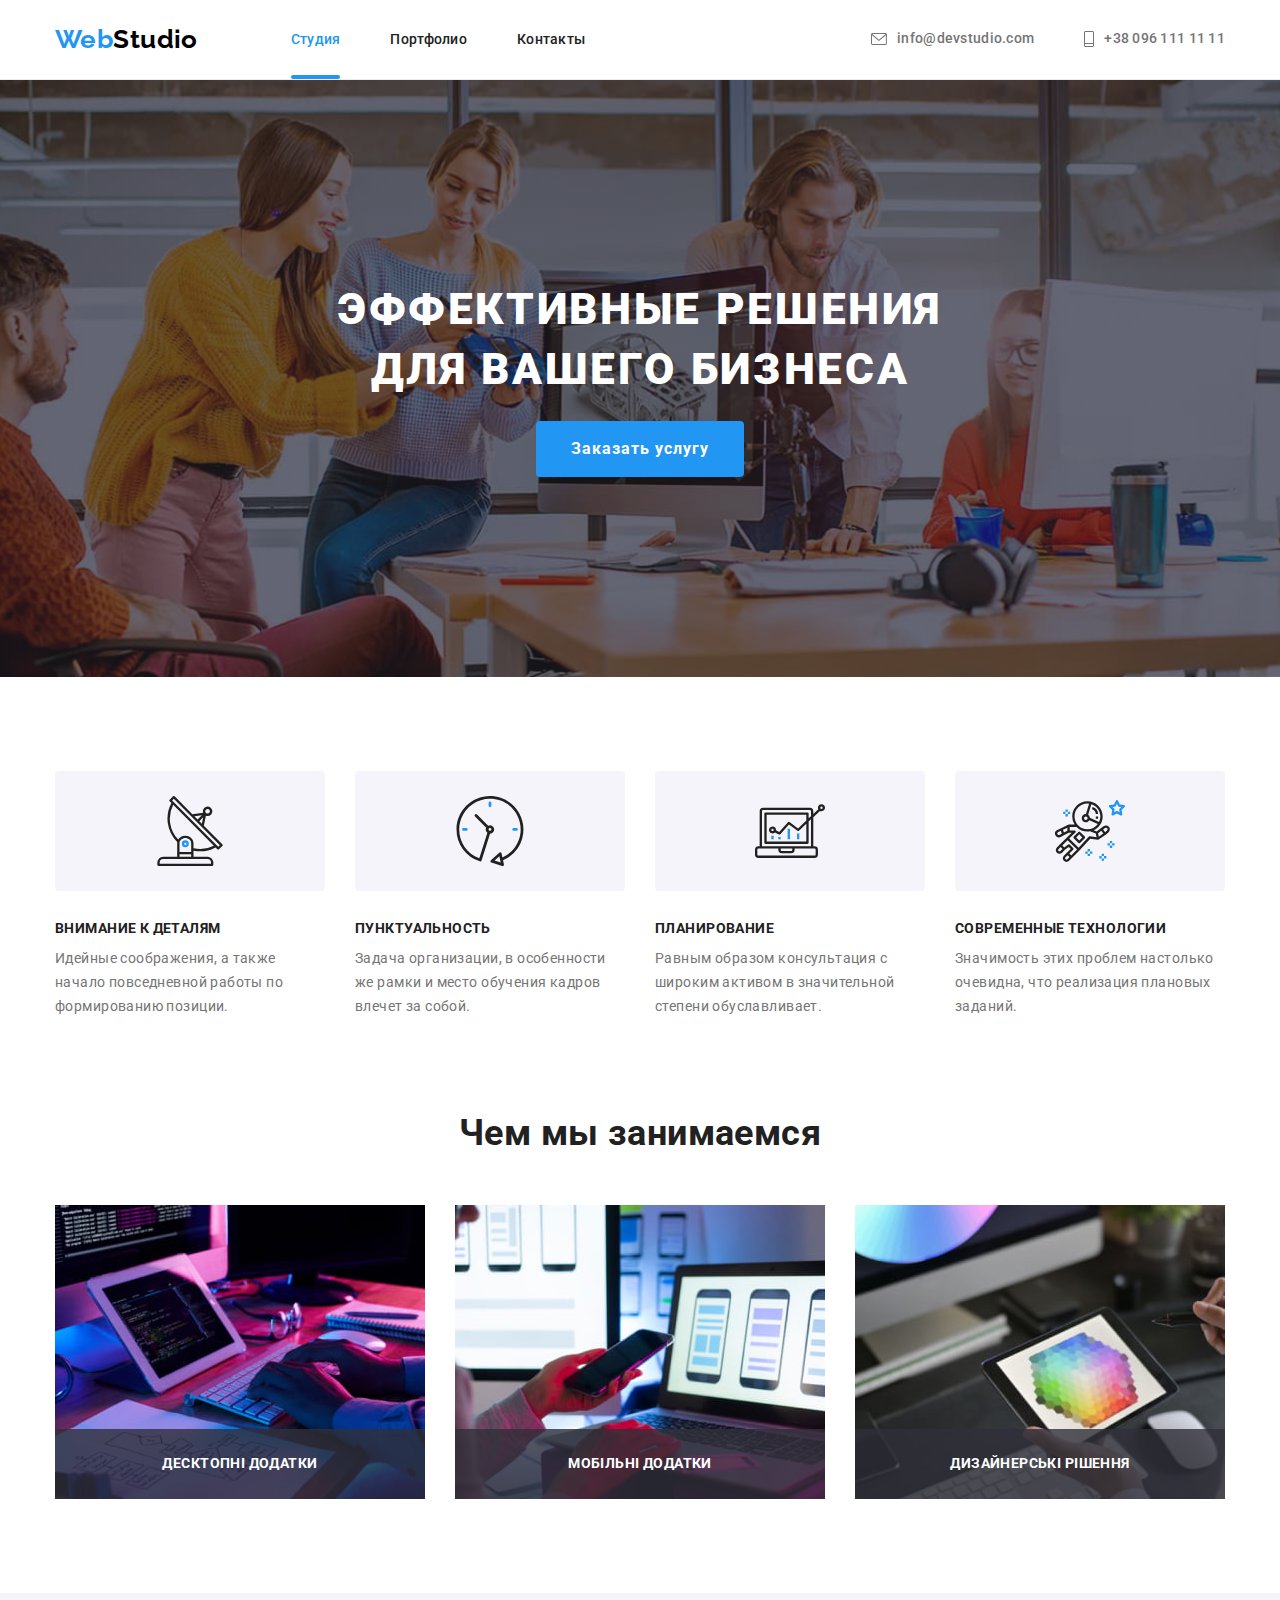
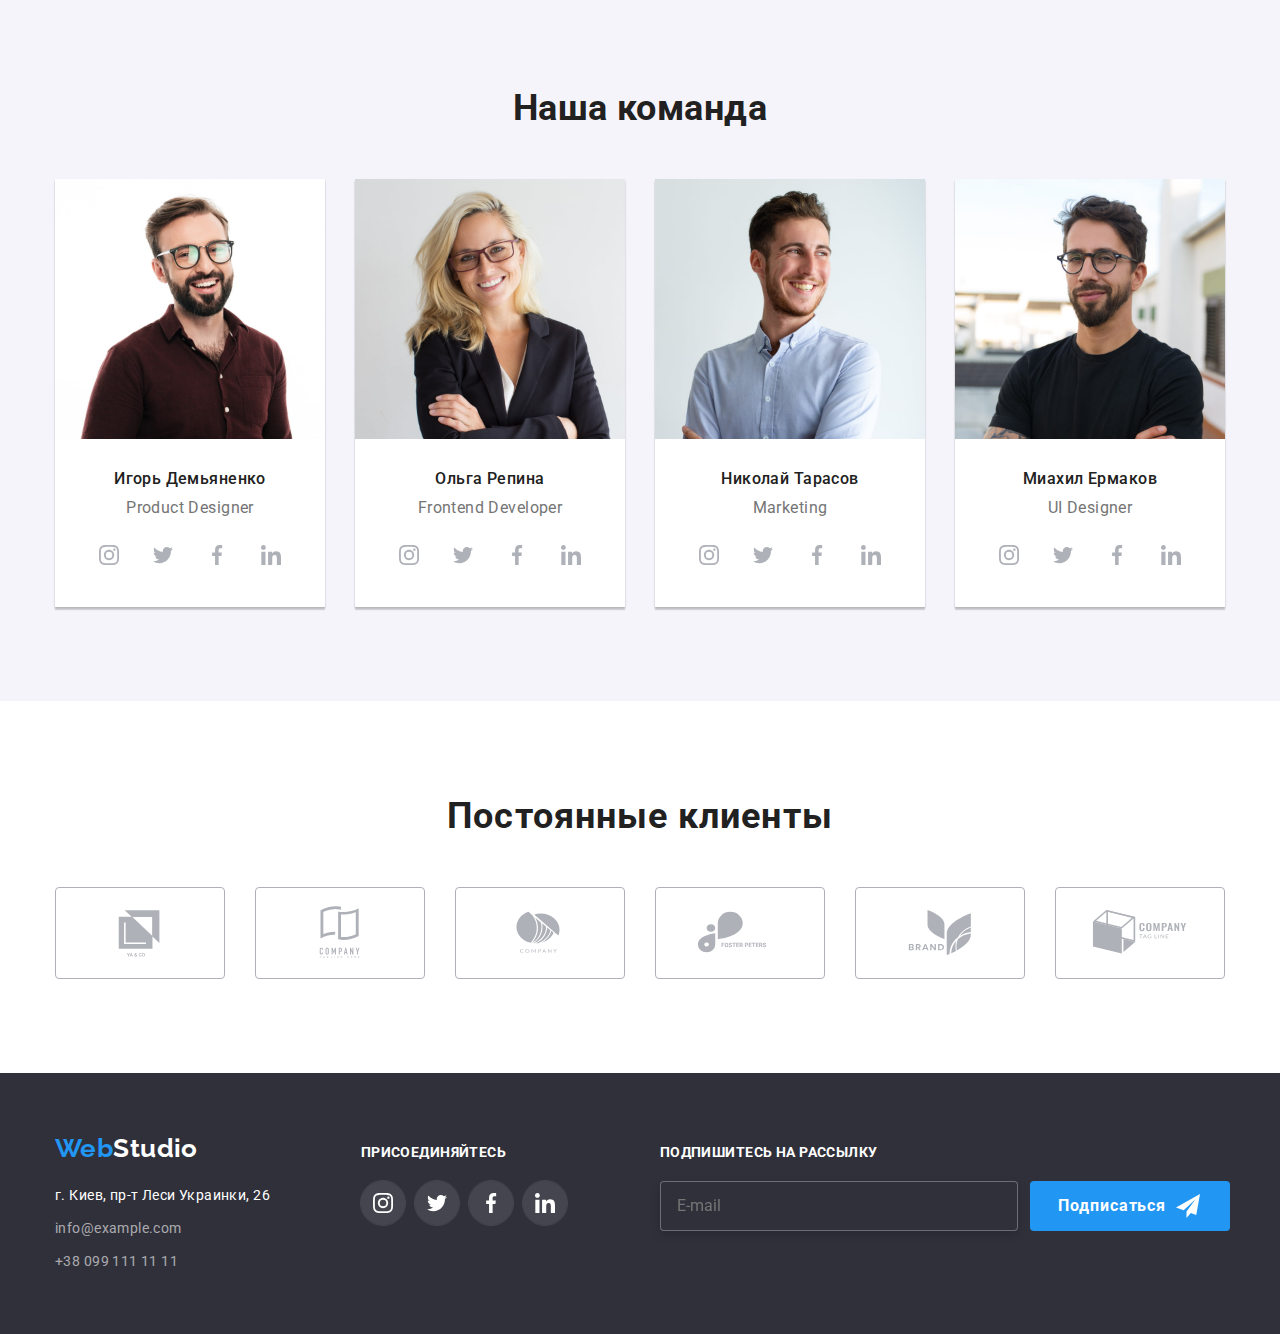
<file: index.html>
<!DOCTYPE html>
<html lang="ru">
  <head>
    <meta charset="UTF-8" />
    <meta http-equiv="X-UA-Compatible" content="IE=edge" />
    <meta name="viewport" content="width=device-width, initial-scale=1.0" />
    <title>WebStudio</title>
    <link rel="preconnect" href="https://fonts.googleapis.com" />
    <link rel="preconnect" href="https://fonts.gstatic.com" crossorigin />
    <link
      href="https://fonts.googleapis.com/css2?family=Raleway:wght@700&family=Roboto:wght@400;500;700;900&display=swap"
      rel="stylesheet"
    />
    <!-- normalize start -->
    <link
      rel="stylesheet"
      href="https://cdnjs.cloudflare.com/ajax/libs/modern-normalize/1.1.0/modern-normalize.min.css"
    />
    <!-- normalize end -->
    <link rel="stylesheet" href="./css/styles.css" />
  </head>
  <body>
    <!-- header section -->
    <header class="header">
      <div class="container header-container">
        <a href="" lang="en" class="link-logo">Web<span class="logo-color">Studio</span></a>
        <nav class="header-nav">
          <ul class="list header-list">
            <li class="item header-item">
              <a href="./index.html" class="nav-link active"> Студия</a>
            </li>
            <li class="item header-item">
              <a href="./portfolio.html" class="nav-link"> Портфолио</a>
            </li>
            <li class="item header-item">
              <a href="" class="nav-link"> Контакты</a>
            </li>
          </ul>
        </nav>
        <ul class="list header-list">
          <li class="item header-mail">
            <a href="mailto:info@devstudio.com" class="link-mail">
              <svg class="contact-icon" width="16px" height="12px">
                <use href="./images/icon.svg#mail"></use>
              </svg>
              info@devstudio.com
            </a>
          </li>
          <li class="item header-tel">
            <a href="tel:+380961111111" class="link-tel">
              <svg class="contact-icon" width="10px" height="16px">
                <use href="./images/icon.svg#phone"></use>
              </svg>
              +38 096 111 11 11</a
            >
          </li>
        </ul>
      </div>
    </header>
    <!-- main section -->
    <main class="main">
      <section class="section main-section">
        <div class="container">
          <h1 class="main-title">Эффективные решения для вашего бизнеса</h1>
          <button type="button" class="btn-large" data-modal-open>Заказать услугу</button>
        </div>
      </section>
      <section class="section advantage-section">
        <div class="container">
          <ul class="list main-list">
            <li class="item advantage-item">
              <div class="advantage-wrap">
                <svg class="adv-icon" width="70px" height="70px">
                  <use href="./images/icon.svg#antenna"></use>
                </svg>
              </div>
              <h2 class="title">Внимание к деталям</h2>
              <p class="text-title">
                Идейные соображения, а также начало повседневной работы по формированию позиции.
              </p>
            </li>
            <li class="item advantage-item">
              <div class="advantage-wrap">
                <svg class="advantage-icon" width="70px" height="70px">
                  <use href="./images/icon.svg#clock"></use>
                </svg>
              </div>
              <h2 class="title">Пунктуальность</h2>
              <p class="text-title">
                Задача организации, в особенности же рамки и место обучения кадров влечет за собой.
              </p>
            </li>
            <li class="item advantage-item">
              <div class="advantage-wrap">
                <svg class="advantage-icon" width="70px" height="70px">
                  <use href="./images/icon.svg#diagram"></use>
                </svg>
              </div>
              <h2 class="title">Планирование</h2>
              <p class="text-title">
                Равным образом консультация с широким активом в значительной степени обуславливает.
              </p>
            </li>
            <li class="item advantage-item">
              <div class="advantage-wrap">
                <svg class="advantage-icon" width="70px" height="70px">
                  <use href="./images/icon.svg#astronaut"></use>
                </svg>
              </div>
              <h2 class="title">Современные технологии</h2>
              <p class="text-title">
                Значимость этих проблем настолько очевидна, что реализация плановых заданий.
              </p>
            </li>
          </ul>
        </div>
      </section>
      <section class="section secondary-section">
        <div class="container">
          <h2 class="secondary-title">Чем мы занимаемся</h2>
          <ul class="list secondary-list">
            <li class="item item-container">
                <img
                class="aboutus"
                src="./images/img1.jpg"
                alt="пеример работы 1"
                width="370"
                height="294"
              />
              <div class="features-container">
                <p class="features-text">Десктопні додатки</p>
              </div>
            </li>
            <li class="item item-container">
                <img
                class="aboutus"
                src="./images/img2.jpg"
                alt="пеример работы 2"
                width="370"
                height="294"
              />
              <div class="features-container">
                <p class="features-text">Мобільні додатки</p>
              </div>
            </li>
            <li class="item item-container">
                <img
                class="aboutus"
                src="./images/img3.jpg"
                alt="пеример работы 3"
                width="370"
                height="294"
              />
              <div class="features-container">
                <p class="features-text">Дизайнерські рішення</p>
              </div>
            </li>
          </ul>
        </div>
      </section>
      <!-- out team section -->
      <section class="section team-section">
        <div class="container">
          <h2 class="team-title">Наша команда</h2>
          <ul class="list team-list">
            <li class="item team-item">
              <img
                class="team-img"
                src="./images/igor.jpg"
                alt="фото игоря демьяненко"
                width="270"
                height="260"
              />
              <div class="team-box">
                <h3 class="about-team-title">Игорь Демьяненко</h3>
                <p lang="en" class="profession">Product Designer</p>
                <ul class="socials list">
                  <li class="socials-item">
                    <a
                      class="socials-link link"
                      href=""
                      target="_blank"
                      rel="noopener noreferrer"
                      aria-label="instagram"
                    >
                      <svg class="social-icon" width="20px" height="20px">
                        <use href="./images/icon.svg#instagram"></use>
                      </svg>
                    </a>
                  </li>
                  <li class="socials-item">
                    <a
                      class="socials-link link"
                      href=""
                      target="_blank"
                      rel="noopener noreferrer"
                      aria-label="instagram"
                    >
                      <svg class="social-icon" width="20px" height="20px">
                        <use href="./images/icon.svg#twitter"></use>
                      </svg>
                    </a>
                  </li>
                  <li class="socials-item">
                    <a
                      class="socials-link link"
                      href=""
                      target="_blank"
                      rel="noopener noreferrer"
                      aria-label="instagram"
                    >
                      <svg class="social-icon" width="20px" height="20px">
                        <use href="./images/icon.svg#facebook"></use>
                      </svg>
                    </a>
                  </li>
                  <li class="socials-item">
                    <a
                      class="socials-link link"
                      href=""
                      target="_blank"
                      rel="noopener noreferrer"
                      aria-label="instagram"
                    >
                      <svg class="social-icon" width="20px" height="20px">
                        <use href="./images/icon.svg#linkedin"></use>
                      </svg>
                    </a>
                  </li>
                </ul>
              </div>
            </li>
            <li class="item team-item">
              <img
                class="team-img"
                src="./images/olga.jpg"
                alt="фото ольги репиной"
                width="270"
                height="260"
              />
              <div class="team-box">
                <h3 class="about-team-title">Ольга Репина</h3>
                <p lang="en" class="profession">Frontend Developer</p>
                <ul class="socials list">
                  <li class="socials-item">
                    <a
                      class="socials-link link"
                      href=""
                      target="_blank"
                      rel="noopener noreferrer"
                      aria-label="instagram"
                    >
                      <svg class="social-icon" width="20px" height="20px">
                        <use href="./images/icon.svg#instagram"></use>
                      </svg>
                    </a>
                  </li>
                  <li class="socials-item">
                    <a
                      class="socials-link link"
                      href=""
                      target="_blank"
                      rel="noopener noreferrer"
                      aria-label="instagram"
                    >
                      <svg class="social-icon" width="20px" height="20px">
                        <use href="./images/icon.svg#twitter"></use>
                      </svg>
                    </a>
                  </li>
                  <li class="socials-item">
                    <a
                      class="socials-link link"
                      href=""
                      target="_blank"
                      rel="noopener noreferrer"
                      aria-label="instagram"
                    >
                      <svg class="social-icon" width="20px" height="20px">
                        <use href="./images/icon.svg#facebook"></use>
                      </svg>
                    </a>
                  </li>
                  <li class="socials-item">
                    <a
                      class="socials-link link"
                      href=""
                      target="_blank"
                      rel="noopener noreferrer"
                      aria-label="instagram"
                    >
                      <svg class="social-icon" width="20px" height="20px">
                        <use href="./images/icon.svg#linkedin"></use>
                      </svg>
                    </a>
                  </li>
                </ul>
              </div>
            </li>
            <li class="item team-item">
              <img
                class="team-img"
                src="./images/nikolai.jpg"
                alt="фото николая тарасова"
                width="270"
                height="260"
              />
              <div class="team-box">
                <h3 class="about-team-title">Николай Тарасов</h3>
                <p lang="en" class="profession">Marketing</p>
                <ul class="socials list">
                  <li class="socials-item">
                    <a
                      class="socials-link link"
                      href=""
                      target="_blank"
                      rel="noopener noreferrer"
                      aria-label="instagram"
                    >
                      <svg class="social-icon" width="20px" height="20px">
                        <use href="./images/icon.svg#instagram"></use>
                      </svg>
                    </a>
                  </li>
                  <li class="socials-item">
                    <a
                      class="socials-link link"
                      href=""
                      target="_blank"
                      rel="noopener noreferrer"
                      aria-label="instagram"
                    >
                      <svg class="social-icon" width="20px" height="20px">
                        <use href="./images/icon.svg#twitter"></use>
                      </svg>
                    </a>
                  </li>
                  <li class="socials-item">
                    <a
                      class="socials-link link"
                      href=""
                      target="_blank"
                      rel="noopener noreferrer"
                      aria-label="instagram"
                    >
                      <svg class="social-icon" width="20px" height="20px">
                        <use href="./images/icon.svg#facebook"></use>
                      </svg>
                    </a>
                  </li>
                  <li class="socials-item">
                    <a
                      class="socials-link link"
                      href=""
                      target="_blank"
                      rel="noopener noreferrer"
                      aria-label="instagram"
                    >
                      <svg class="social-icon" width="20px" height="20px">
                        <use href="./images/icon.svg#linkedin"></use>
                      </svg>
                    </a>
                  </li>
                </ul>
              </div>
            </li>
            <li class="item team-item">
              <img
                class="team-img"
                src="./images/mihail.jpg"
                alt="фото михаила ермакова"
                width="270"
                height="260"
              />
              <div class="team-box">
                <h3 class="about-team-title">Миахил Ермаков</h3>
                <p lang="en" class="profession">UI Designer</p>
                <ul class="socials list">
                  <li class="socials-item">
                    <a
                      class="socials-link link"
                      href=""
                      target="_blank"
                      rel="noopener noreferrer"
                      aria-label="instagram"
                    >
                      <svg class="social-icon" width="20px" height="20px">
                        <use href="./images/icon.svg#instagram"></use>
                      </svg>
                    </a>
                  </li>
                  <li class="socials-item">
                    <a
                      class="socials-link link"
                      href=""
                      target="_blank"
                      rel="noopener noreferrer"
                      aria-label="instagram"
                    >
                      <svg class="social-icon" width="20px" height="20px">
                        <use href="./images/icon.svg#twitter"></use>
                      </svg>
                    </a>
                  </li>
                  <li class="socials-item">
                    <a
                      class="socials-link link"
                      href=""
                      target="_blank"
                      rel="noopener noreferrer"
                      aria-label="instagram"
                    >
                      <svg class="social-icon" width="20px" height="20px">
                        <use href="./images/icon.svg#facebook"></use>
                      </svg>
                    </a>
                  </li>
                  <li class="socials-item">
                    <a
                      class="socials-link link"
                      href=""
                      target="_blank"
                      rel="noopener noreferrer"
                      aria-label="instagram"
                    >
                      <svg class="social-icon" width="20px" height="20px">
                        <use href="./images/icon.svg#linkedin"></use>
                      </svg>
                    </a>
                  </li>
                </ul>
              </div>
            </li>
          </ul>
        </div>
      </section>
      <section class="clients">
        <div class="container">
          <h2 class="clients-title">Постоянные клиенты</h2>
          <ul class="clients-list list">
            <li class="clients-item">
              <a
                class="clietns-link link"
                href=""
                target="_blank"
                rel="noopener noreferrer"
                aria-label="Logo company YA & CO"
              >
                <svg class="clients-icon" width="106px" height="60px">
                  <use href="./images/icon.svg#logo1"></use>
                </svg>
              </a>
            </li>
            <li class="clients-item">
              <a
                class="clietns-link link"
                href=""
                target="_blank"
                rel="noopener noreferrer"
                aria-label="Logo company Tegline Here"
              >
                <svg class="clients-icon" width="106px" height="60px">
                  <use href="./images/icon.svg#logo2"></use>
                </svg>
              </a>
            </li>
            <li class="clients-item">
              <a
                class="clietns-link link"
                href=""
                target="_blank"
                rel="noopener noreferrer"
                aria-label="Logo COMPANY"
              >
                <svg class="clients-icon" width="106px" height="60px">
                  <use href="./images/icon.svg#logo3"></use>
                </svg>
              </a>
            </li>
            <li class="clients-item">
              <a
                class="clietns-link link"
                href=""
                target="_blank"
                rel="noopener noreferrer"
                aria-label="Logo company FOSTER PETERS"
              >
                <svg class="clients-icon" width="106px" height="60px">
                  <use href="./images/icon.svg#logo4"></use>
                </svg>
              </a>
            </li>
            <li class="clients-item">
              <a
                class="clietns-link link"
                href=""
                target="_blank"
                rel="noopener noreferrer"
                aria-label="Logo company BRAND"
              >
                <svg class="clients-icon" width="106px" height="60px">
                  <use href="./images/icon.svg#logo5"></use>
                </svg>
              </a>
            </li>
            <li class="clients-item">
              <a
                class="clietns-link link"
                href=""
                target="_blank"
                rel="noopener noreferrer"
                aria-label="Logo company TAG Line"
              >
                <svg class="clients-icon" width="106px" height="60px">
                  <use href="./images/icon.svg#logo6"></use>
                </svg>
              </a>
            </li>
          </ul>
        </div>
      </section>
    </main>
    <!-- footer section -->
    <footer class="footer">
      <div class="footer-container container">
        <div class="secondary-footer">
          <a href="" lang="en" class="link-logo footer-logo"
            >Web<span class="footer-logo-color">Studio</span></a
          >
          <address class="address">
            <ul class="list footer-list">
              <li class="item">
                <a
                  href="https://goo.gl/maps/DUq1zRmR1AkiBLRbA"
                  target="_blank"
                  rel="noopener noreferrer"
                  class="footer-address"
                >
                  г. Киев, пр-т Леси Украинки, 26
                </a>
              </li>
              <li class="item footer-item">
                <a href="mailto:info@example.com" class="footer-mail">info@example.com </a>
              </li>
              <li class="item footer-item">
                <a href="tel:+380991111111" class="footer-tel">+38 099 111 11 11</a>
              </li>
            </ul>
          </address>
        </div>
        <div class="join-us">
          <h2 class="footer-title">Присоединяйтесь</h2>
          <ul class="socials-footer list">
            <li class="socials-item">
              <a
                class="socials-link-footer link"
                href=""
                target="_blank"
                rel="noopener noreferrer"
                aria-label="instagram"
              >
                <svg class="footer-icon" width="20px" height="20px">
                  <use href="./images/icon.svg#instagram"></use>
                </svg>
              </a>
            </li>
            <li class="socials-item">
              <a
                class="socials-link-footer link"
                href=""
                target="_blank"
                rel="noopener noreferrer"
                aria-label="instagram"
              >
                <svg class="footer-icon" width="20px" height="20px">
                  <use href="./images/icon.svg#twitter"></use>
                </svg>
              </a>
            </li>
            <li class="socials-item">
              <a
                class="socials-link-footer link"
                href=""
                target="_blank"
                rel="noopener noreferrer"
                aria-label="instagram"
              >
                <svg class="footer-icon" width="20px" height="20px">
                  <use href="./images/icon.svg#facebook"></use>
                </svg>
              </a>
            </li>
            <li class="socials-item">
              <a
                class="socials-link-footer link"
                href=""
                target="_blank"
                rel="noopener noreferrer"
                aria-label="instagram"
              >
                <svg class="footer-icon" width="20px" height="20px">
                  <use href="./images/icon.svg#linkedin"></use>
                </svg>
              </a>
            </li>
          </ul>
        </div>
        <div class="sing-up">
          <h2 class="sing-up-title">
            Подпишитесь на рассылку
          </h2>
          <form class="first-form">
              <label class="email-lable">
                <input
                type="email"
                name="email-sing-up"
                placeholder="E-mail"
                class="email"/>
              </label>
              <button type="submit" class="submit-btn">
                Подписаться
                <svg class="footer-icon" width="24px" height="24px">
                  <use href="./images/icon.svg#icon-send"></use>
                </svg>
              </button>
          </form>
        </div>
      </div>
    </footer>
    <!-- Modal window -->
    <div class="backdrop is-hidden" data-modal>
      <div class="modal-wrap">
        <button class="modal-btn" data-modal-close>
          <svg class="modal-icon-close" width="11px" height="11px">
            <use href="./images/icon.svg#icon-close"></use>
          </svg>
        </button>

      <form class="modal-form">
        <strong class="modal-title">Оставьте свои данные, мы вам перезвоним</strong>
        <div class="modal-form-wrap">
          <label class="modal-label">
            <span class="label-name">Имя</span>
            <input class="modal-input" type="text" name="name">
            <svg class="modal-icon" width="18" height="18">
              <use href="./images/icon.svg#icon-name"></use>
            </svg>
          </label>
          <label class="modal-label">
            <span class="label-name">Телефон</span>
            <input class="modal-input" type="tel" name="telephone">
            <svg class="modal-icon" width="18" height="18">
              <use href="./images/icon.svg#icon-phone"></use>
            </svg>
          </label>
          <label class="modal-label">
            <span class="label-name">Почта</span>
            <input class="modal-input" type="email" name="email">
            <svg class="modal-icon" width="18" height="18">
              <use href="./images/icon.svg#icon-mail"></use>
            </svg>
          </label>
          <label class="modal-label">
            <span class="label-name">Комментарий</span>
            <textarea class="modal-textarea"
            name=" "
            rows="5"
            placeholder="Введите текст"></textarea>
          </label>
        </div>

        <label class="modal-label-agreement">
          <input class="modal-input-check visuaaly-hidden" type="checkbox" name="agreement" />
            <svg class="register-icon" width="16" height="15">
              <use class="icon-uncheck" href="./images/icon.svg#icon-uncheck"></use>
              <use class="icon-check" href="./images/icon.svg#icon-check"></use>
            </svg>
            <span class="text-agreement">Соглашаюсь с рассылкой и принимаю <a class="agreement" href="">Условия договора</a>
            </span>
        </label>

        <button class="modal-send-btn" type="submit">
          Отправить
        </button>
      </form>
    </div>
    </div>
  
    <script src="./js/modal.js"></script>
  </body>
</html>
</file>
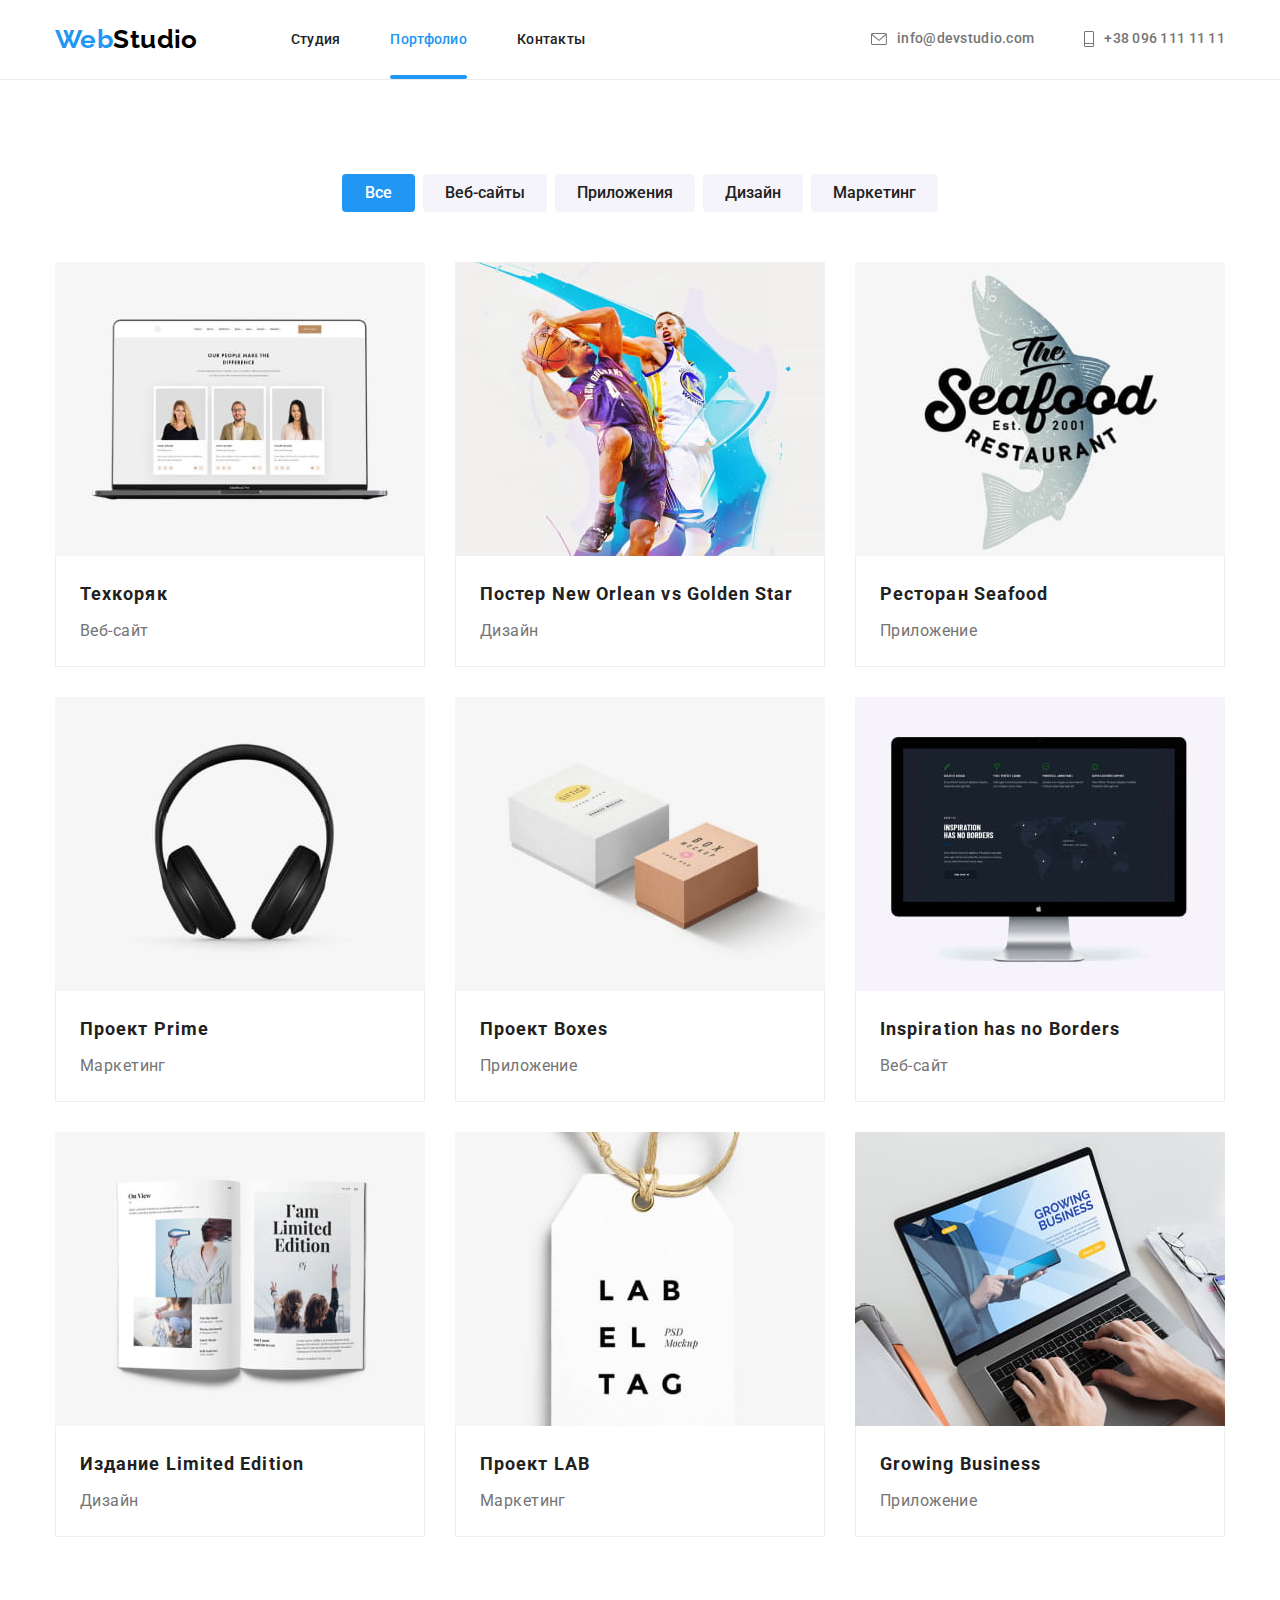
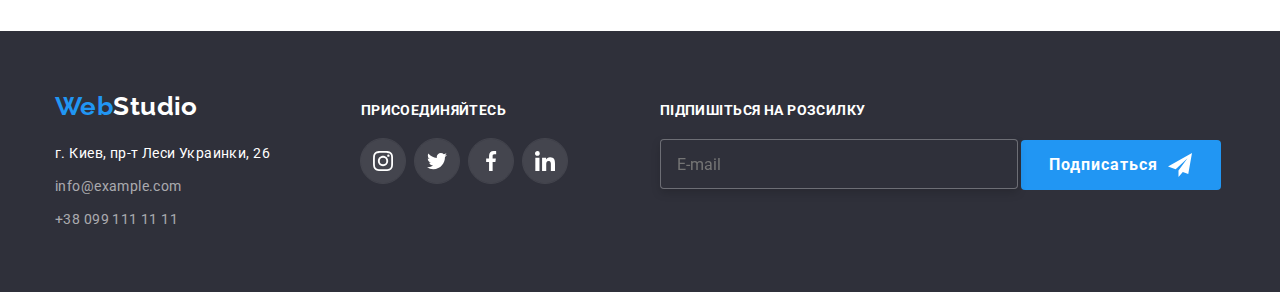
<file: portfolio.html>
<!DOCTYPE html>
<html lang="ru">
  <head>
    <meta charset="UTF-8" />
    <meta http-equiv="X-UA-Compatible" content="IE=edge" />
    <meta name="viewport" content="width=device-width, initial-scale=1.0" />
    <title>Portfolio</title>
    <link rel="preconnect" href="https://fonts.googleapis.com" />
    <link rel="preconnect" href="https://fonts.gstatic.com" crossorigin />
    <link
      href="https://fonts.googleapis.com/css2?family=Raleway:wght@700&family=Roboto:wght@400;500;700;900&display=swap"
      rel="stylesheet"
    />
    <!-- normalize start -->
    <link
      rel="stylesheet"
      href="https://cdnjs.cloudflare.com/ajax/libs/modern-normalize/1.1.0/modern-normalize.min.css"
    />
    <!-- normalize end -->
    <link rel="stylesheet" href="./css/styles.css" />
  </head>
  <body>
    <!-- header section -->
    <header class="header">
      <div class="container header-container">
        <a href="" lang="en" class="link-logo">Web<span class="logo-color">Studio</span></a>
        <nav class="header-nav">
          <ul class="list header-list">
            <li class="item header-item">
              <a href="./index.html" class="nav-link"> Студия</a>
            </li>
            <li class="item header-item">
              <a href="./portfolio.html" class="nav-link active"> Портфолио</a>
            </li>
            <li class="item header-item">
              <a href="" class="nav-link"> Контакты</a>
            </li>
          </ul>
        </nav>
        <ul class="list header-list">
          <li class="item header-mail">
            <a href="mailto:info@devstudio.com" class="link-mail">
              <svg class="contact-icon" width="16px" height="12px">
                <use href="./images/icon.svg#mail"></use>
              </svg>
              info@devstudio.com
            </a>
          </li>
          <li class="item header-tel">
            <a href="tel:+380961111111" class="link-tel">
              <svg class="contact-icon" width="10px" height="16px">
                <use href="./images/icon.svg#phone"></use>
              </svg>
              +38 096 111 11 11</a
            >
          </li>
        </ul>
      </div>
    </header>
    <!-- main section -->
    <main>
      <section class="section portfolio-main">
        <div class="container">
          <ul class="list portfolio-list">
            <li class="item portfolio-item">
              <button class="btn-portfolio active-btn" type="button">Все</button>
            </li>
            <li class="item portfolio-item">
              <button class="btn-portfolio" type="button">Веб-сайты</button>
            </li>
            <li class="item portfolio-item">
              <button class="btn-portfolio" type="button">Приложения</button>
            </li>
            <li class="item portfolio-item">
              <button class="btn-portfolio" type="button">Дизайн</button>
            </li>
            <li class="item portfolio-item">
              <button class="btn-portfolio" type="button">Маркетинг</button>
            </li>
          </ul>
          <ul class="list exampel-list">
            <li class="item exampel-item">
              <div class="first-overlay">
                <img src="./imagespotfolio/tehnokryak.jpg" alt="технокряк" width="370" height="294" />
                <div class="overlay-portfolio">
                  <p class="overlay-text">Ресурс пропонує комплексні пропозиції з різним рівнем функціоналу та сервісів. Все це дозволить відвідувачу отримати вичерпні відомості про компанію чи приватну особу.</p>
                </div>
              </div>
              <div class="text-portfolio-container">
                <h2 class="title-portfolio">Техкоряк</h2>
                <p class="text-portfolio">Веб-сайт</p>
              </div>
            </li>
            <li class="item exampel-item">
              <div class="first-overlay">
                <img
                src="./imagespotfolio/posterneworlean.jpg"
                alt="постер баскетбольного клуба нью орлеан"
                width="370"
                height="294"
              /> 
              <div class="overlay-portfolio">
                <p class="overlay-text">Ресурс пропонує комплексні пропозиції з різним рівнем функціоналу та сервісів. Все це дозволить відвідувачу отримати вичерпні відомості про компанію чи приватну особу.</p>
              </div>               
              </div>
              <div class="text-portfolio-container">
                <h2 class="title-portfolio">Постер New Orlean vs Golden Star</h2>
                <p class="text-portfolio">Дизайн</p>
              </div>
            </li>
            <li class="item exampel-item">
              <div class="first-overlay">
                <img
                src="./imagespotfolio/restoran.jpg"
                alt="логотип ресторана"
                width="370"
                height="294"
              />
              <div class="overlay-portfolio">
                <p class="overlay-text">Ресурс пропонує комплексні пропозиції з різним рівнем функціоналу та сервісів. Все це дозволить відвідувачу отримати вичерпні відомості про компанію чи приватну особу.</p>
              </div>    
              </div>
              <div class="text-portfolio-container">
                <h2 class="title-portfolio">Ресторан Seafood</h2>
                <p class="text-portfolio">Приложение</p>
              </div>
            </li>
            <li class="item exampel-item">
              <div class="first-overlay">
              <img
                src="./imagespotfolio/projectprime.jpg"
                alt="картинка наушников"
                width="370"
                height="294"
              />
              <div class="overlay-portfolio">
                <p class="overlay-text">Ресурс пропонує комплексні пропозиції з різним рівнем функціоналу та сервісів. Все це дозволить відвідувачу отримати вичерпні відомості про компанію чи приватну особу.</p>
              </div>               
              </div>
              <div class="text-portfolio-container">
                <h2 class="title-portfolio">Проект Prime</h2>
                <p class="text-portfolio">Маркетинг</p>
              </div>
            </li>
            <li class="item exampel-item">
              <div class="first-overlay">
                <img
                src="./imagespotfolio/projectboxes.jpg"
                alt="Проект Boxes"
                width="370"
                height="294"
              />
                <div class="overlay-portfolio">
                  <p class="overlay-text">Ресурс пропонує комплексні пропозиції з різним рівнем функціоналу та сервісів. Все це дозволить відвідувачу отримати вичерпні відомості про компанію чи приватну особу.</p>
                </div>               
                </div>              
              <div class="text-portfolio-container">
                <h2 class="title-portfolio">Проект Boxes</h2>
                <p class="text-portfolio">Приложение</p>
              </div>
            </li>
            <li class="item exampel-item">
              <div class="first-overlay">
                <img
                src="./imagespotfolio/Inspirationborders.jpg"
                alt="монитор"
                width="370"
                height="294"
              />
                <div class="overlay-portfolio">
                  <p class="overlay-text">Ресурс пропонує комплексні пропозиції з різним рівнем функціоналу та сервісів. Все це дозволить відвідувачу отримати вичерпні відомості про компанію чи приватну особу.</p>
                </div>               
                </div>  
              <div class="text-portfolio-container">
                <h2 class="title-portfolio">Inspiration has no Borders</h2>
                <p class="text-portfolio">Веб-сайт</p>
              </div>
            </li>
            <li class="item exampel-item">
              <div class="first-overlay">
                <img src="./imagespotfolio/edition.jpg" alt="книга" width="370" height="294" />
                <div class="overlay-portfolio">
                  <p class="overlay-text">Ресурс пропонує комплексні пропозиції з різним рівнем функціоналу та сервісів. Все це дозволить відвідувачу отримати вичерпні відомості про компанію чи приватну особу.</p>
                </div>               
                </div>  
              <div class="text-portfolio-container">
                <h2 class="title-portfolio">Издание Limited Edition</h2>
                <p class="text-portfolio">Дизайн</p>
              </div>
            </li>
            <li class="item exampel-item">
              <div class="first-overlay">
                <img src="./imagespotfolio/projectlab.jpg" alt="лейбл" width="370" height="294" />
                <div class="overlay-portfolio">
                  <p class="overlay-text">Ресурс пропонує комплексні пропозиції з різним рівнем функціоналу та сервісів. Все це дозволить відвідувачу отримати вичерпні відомості про компанію чи приватну особу.</p>
                </div>               
                </div>  
              <div class="text-portfolio-container">
                <h2 class="title-portfolio">Проект LAB</h2>
                <p class="text-portfolio">Маркетинг</p>
              </div>
            </li>
            <li class="item exampel-item">
              <div class="first-overlay">
                <img
                src="./imagespotfolio/growingbusiness.jpg"
                alt="картинка ноутбука"
                width="370"
                height="294"
              />
                <div class="overlay-portfolio">
                  <p class="overlay-text">Ресурс пропонує комплексні пропозиції з різним рівнем функціоналу та сервісів. Все це дозволить відвідувачу отримати вичерпні відомості про компанію чи приватну особу.</p>
                </div>               
                </div> 
              <div class="text-portfolio-container">
                <h2 class="title-portfolio">Growing Business</h2>
                <p class="text-portfolio">Приложение</p>
              </div>
            </li>
          </ul>
        </div>
      </section>
    </main>
    <!-- footer section -->
    <footer class="footer">
      <div class="footer-container container">
        <div class="secondary-footer">
          <a href="" lang="en" class="link-logo footer-logo"
            >Web<span class="footer-logo-color">Studio</span></a
          >
          <address class="address">
            <ul class="list footer-list">
              <li class="item">
                <a
                  href="https://goo.gl/maps/DUq1zRmR1AkiBLRbA"
                  target="_blank"
                  rel="noopener noreferrer"
                  class="footer-address"
                >
                  г. Киев, пр-т Леси Украинки, 26
                </a>
              </li>
              <li class="item footer-item">
                <a href="mailto:info@example.com" class="footer-mail">info@example.com </a>
              </li>
              <li class="item footer-item">
                <a href="tel:+380991111111" class="footer-tel">+38 099 111 11 11</a>
              </li>
            </ul>
          </address>
        </div>
        <div class="join-us">
          <h2 class="footer-title">Присоединяйтесь</h2>
          <ul class="socials-footer list">
            <li class="socials-item">
              <a
                class="socials-link-footer link"
                href=""
                target="_blank"
                rel="noopener noreferrer"
                aria-label="instagram"
              >
                <svg class="footer-icon" width="20px" height="20px">
                  <use href="./images/icon.svg#instagram"></use>
                </svg>
              </a>
            </li>
            <li class="socials-item">
              <a
                class="socials-link-footer link"
                href=""
                target="_blank"
                rel="noopener noreferrer"
                aria-label="instagram"
              >
                <svg class="footer-icon" width="20px" height="20px">
                  <use href="./images/icon.svg#twitter"></use>
                </svg>
              </a>
            </li>
            <li class="socials-item">
              <a
                class="socials-link-footer link"
                href=""
                target="_blank"
                rel="noopener noreferrer"
                aria-label="instagram"
              >
                <svg class="footer-icon" width="20px" height="20px">
                  <use href="./images/icon.svg#facebook"></use>
                </svg>
              </a>
            </li>
            <li class="socials-item">
              <a
                class="socials-link-footer link"
                href=""
                target="_blank"
                rel="noopener noreferrer"
                aria-label="instagram"
              >
                <svg class="footer-icon" width="20px" height="20px">
                  <use href="./images/icon.svg#linkedin"></use>
                </svg>
              </a>
            </li>
          </ul>
        </div>
        <div class="sing-up">
          <h2 class="sing-up-title">
            Підпишіться на розсилку
          </h2>
          <form class="first-form">
            <div class="form-wrap">
              <label class="email-lable">
                <input
                type="email"
                name="email-sing-up"
                placeholder="E-mail"
                class="email"/>
              </label>
              <button type="submit" class="submit-btn">
                Подписаться
                <svg class="footer-icon" width="24px" height="24px">
                  <use href="./images/icon.svg#icon-send"></use>
                </svg>
              </button>
            </div>
          </form>
        </div>
      </div>
    </footer>
  </body>
</html>
</file>
<file: css/styles.css>
html {
    box-sizing: border-box;
}
*,
::before,
::after {
    box-sizing: inherit;
}

/* Загальні стилі */
:root {
--main-font: 'Roboto', sans-serif;
--main-text-color:  #212121;
--secondary-text-color: #757575;
--acent-color: #2196F3;
--hero-and-footer-background-color: #2F303A;
}

body {
    font-family: var(--main-font);
    letter-spacing: 0.03em;
    font-size: 14px;
}
.container {
    width: 1200px;
    margin-left: auto;
    margin-right: auto;
    padding-left: 15px;
    padding-right: 15px;

    /* рамку виділення взяв у коментар, головне самому про це не забути */
/* outline: 1px solid tomato;
    outline-offset: 2px; */
}
h1,
h2,
h3,
h4,
h5,
h6,
p {
    margin: 0;
}
img {
    display: block;
}
.list {
    list-style: none;
    text-decoration: none;
    margin: 0;
    padding: 0;
}
.section {
    padding: 94px 0;
}
/*Секція Хедера*/

.header-container {
    display: flex;
    align-items: center;
}
.header {
    padding-top: 24px;
    padding-bottom: 24px;
    border-bottom: 1px solid #ECECEC;
}
.header-list {
    display: flex;
    align-items: center;
    justify-content: center;
}
.header-item {
    margin-right: 50px;
}
.header-item:last-child {
    margin-right: 0;
}
.header-nav {
    margin-right: auto;
}

.header-mail {
    margin-right: 50px;
}
.link-logo {
    margin-right: 93px;
}

.link-logo {
    font-family: 'Raleway', sans-serif;
    font-weight: 700;
    font-size: 26px;
    line-height: 1.19;
    text-decoration: none;
    color: var(--acent-color);
}
.logo-color {
    font-family: 'Raleway', sans-serif;
    font-weight: 700;
    font-size: 26px;
    line-height: 1.19;
    color: #000000;
}
.nav-link, 
.link-mail,
.link-tel {
    color: var(--main-text-color);
    font-weight: 500;
    line-height: 1.14;
    letter-spacing: 0.02em;
    text-decoration: none;
}
.nav-link {
    padding-top: 32px;
    padding-bottom: 32px;

    transition: color 250ms cubic-bezier(0.4, 0, 0.2, 1);
}
.nav-link.active {
    color: var(--acent-color);
    position: relative;
}
.nav-link.active::after {
    content: '';
    position: absolute;
    bottom: 0;
    left: 0;

    display: block;
    width: 100%;
    height: 4px;
    background-color: var(--acent-color);
    border-radius: 2px;
}
.link-tel,.link-mail {
    display: flex;
    align-items: center;
    gap: 10px;
    color: var(--secondary-text-color);

    transition: color 250ms cubic-bezier(0.4, 0, 0.2, 1);
}
.link-mail:hover .contact-icon {
    fill: var(--acent-color);
}
.link-tel:hover .contact-icon {
    fill: var(--acent-color);
}

.nav-link:hover,
.nav-link:focus,
.link-mail:hover,
.link-mail:focus,
.link-tel:hover,
.link-tel:focus {
    color: var(--acent-color);
}
.nav-link:active {
    color: red;
}


.visuaaly-hidden {
    position: absolute;
    white-space: nowrap;
    width: 1px;
    height: 1px;
    overflow: hidden;
    border: 0;
    padding: 0;
    clip: rect(0 0 0 0);
    clip-path: inset(50%);
    margin: -1px;
  }  
/* Головна секція */
.main-section {
background-color: var(--hero-and-footer-background-color); 
text-align: center;
padding-top: 200px;
padding-bottom: 200px;
max-width: 1600px;
max-height: 600px;
margin-right: auto;
margin-left: auto;

background-image: linear-gradient(
    to right,
rgba(47, 48, 58, 0.4),
rgba(47, 48, 58, 0.4)), 
url(../images/mainfon.jpg);

background-repeat: no-repeat;
background-position: center;
background-size: cover;

}

.main-title {
    font-weight: 900;
    font-size: 44px;
    line-height: 1.36;
    letter-spacing: 0.06em;
    color: #ffffff;
    text-transform: uppercase;
    width: 696px;
    margin-left: auto;
    margin-bottom: 21px;
    margin-right: auto;
}
.btn-large {
    border-radius: 4px;
    border: solid var(--acent-color);
    padding: 10px 32px;
    min-width: 200px;
    min-height: 50px;
    text-align: center;

    font-family: inherit;
    font-weight: 700;
    font-size: 16px;
    line-height: 1.88;
    letter-spacing: 0.06em;
    color: #ffffff;
    cursor: pointer;
    background-color: var(--acent-color);
}
.contact-icon {
       fill: var(--secondary-text-color);

       
    transition: fill 250ms cubic-bezier(0.4, 0, 0.2, 1);
}
.link-mail:focus .contact-icon {
    fill: var(--acent-color);
}
/* Секція переваг */

.advantage-section {
    padding-bottom: 0;
}
.main-list {
    display: flex;
    gap: 30px;
}
.title {
    font-weight: 700;
    font-size: 14px;
    line-height: 1.14;
    text-transform: uppercase;
    color: var(--main-text-color);

    margin-bottom: 10px;
}
.advantage-wrap {
    width: 270px;
    height: 120px;   
    background-color: #F5F4FA;
    border-radius: 4px;
    margin-bottom: 30px;
    display: flex;
    align-items: center;
    justify-content: center;
}
.advantage-item {
    width: 270px;
}
.text-title {
    line-height: 1.71;
    color: var(--secondary-text-color);
    margin-right: 30px;
}
.text-title:last-child {
    margin-right: 0;
}
.advantage-icon {
    fill: var(--main-text-color);
}
/* Стилі для розділу Чим ми займаємось */
.item-container {
    position: relative;
}

.features-container {
    position: absolute;
    bottom: 0;
    left: 0;
    background: rgba(47, 48, 58, 0.8);

    width: 370px;
    height: 70px;
}
.features-text {
    display: flex;
    align-items: center;
    justify-content: center;

    font-weight: 700;
    line-height: 1.14;
    text-align: center;
    letter-spacing: 0.03em;
    text-transform: uppercase;

    color: #FFFFFF;

    width: 100%;
    height: 100%;

}

/* Секція команди */
.team-section {
    padding-top: 94px;
    padding-bottom: 94px;

    background-color: #F5F4FA
}
.team-list {
    display: flex;
    gap: 30px;
}

.secondary-list {
    display: flex;
    gap: 30px;
}
.secondary-title,
.team-title {
    font-weight: 700;
    font-size: 36px;
    line-height: 1.17;
    text-align: center;
    color: var(--main-text-color);
    margin-bottom: 50px;
}
.secondary-title {
    margin-bottom: 50px;
}
.team-box {
    padding-top: 30px;
    padding-bottom: 30px;
    background-color: #ffffff;
}
.team-item {
    box-shadow: 0px 3px 1px rgba(0, 0, 0, 0.1), 0px 1px 2px rgba(0, 0, 0, 0.08), 0px 2px 2px rgba(0, 0, 0, 0.12);
}
.about-team-title {
    font-weight: 500;
    font-size: 16px;
    line-height: 1.19;
    text-align: center;
    color: var(--main-text-color);
    margin-bottom: 10px;
}
.profession {
    font-size: 16px;
    line-height: 1.19;
    text-align: center;
    color: var(--secondary-text-color);
    margin-bottom: 16px;
}
/* CLIENTS */
.clients {
    padding-top: 94px;
    padding-bottom: 94px;
}
.clients-title {
    font-family: 'Roboto';
    font-weight: 700;
    font-size: 36px;
    line-height: 1.17;
    text-align: center;
    letter-spacing: 0.03em;
    color: #212121;

    margin-bottom: 50px;
}
.clients-list {
    display: flex;
    align-items: center;
    justify-content: center;
    gap: 30px;
}
.clietns-link {
    display: flex;
    width: 170px;
    height: 92px;
    justify-content: center;
    align-items: center;
    color: #AFB1B8;
    border: 1px solid #afb1b8;
    border-radius: 4px; 

    
    transition: border 250ms cubic-bezier(0.4, 0, 0.2, 1) ;
}
.clients-icon {
    fill: #AFB1B8;

    transition: fill 250ms cubic-bezier(0.4, 0, 0.2, 1);
}
.clietns-link:hover,
.clietns-link:focus {
    border: 1px solid var(--acent-color);
}
.clietns-link:hover .clients-icon {
    fill: var(--acent-color)
}
.clietns-link:focus .clients-icon {
    fill: var(--acent-color)
}

/* footer */
.footer-container {
    display: flex;
    align-items: baseline;
}
.footer {
padding-top: 60px;
padding-bottom: 60px;
background-color: var(--hero-and-footer-background-color);
}
.footer-logo {
    display: inline-block;
    margin-bottom: 20px;
}
.footer-logo-color {
    color: #ffffff;
}
.footer-mail,
.footer-tel {
    font-style: normal;
    line-height: 1.71;
    color: rgba(255, 255, 255, 0.6);
    text-decoration: none;

    transition: color 250ms cubic-bezier(0.4, 0, 0.2, 1);
}
.footer-address {
    display: inline-block;

    color: #ffffff;
    font-style: normal;
    line-height: 1.71;
    text-decoration: none;
}
.footer-mail {
    display: inline-block;
}
.footer-list
.item:not(:last-child) {
    margin-bottom: 9px;
}
.footer-mail:hover,
.footer-mail:focus,
.footer-tel:hover,
.footer-tel:focus {
    color: var(--acent-color);
}
.join-us {
    margin-left: 70px;
}
.footer-title {
display: inline-block;

font-size: 14px;
line-height: 1.14;
letter-spacing: 0.03em;
text-transform: uppercase;
    
color: #FFFFFF;

margin-bottom: 20px;
}
.socials-footer {
    display: flex;
    align-items: center;
    justify-content: center;
    gap: 10px;
}
.socials-link-footer {
    display: flex;
    align-items: center;
    justify-content: center;
    width: 44px;
    height: 44px;
    background-color: rgba(255, 255, 255, 10%);
    border-radius: 50%;

    outline: 1px solid rgba(255, 255, 255, 10%);

    transition: background-color 250ms cubic-bezier(0.4, 0, 0.2, 1);
}
.footer-icon {
    fill: #FFFFFF;
}

.socials-link-footer:hover,
.socials-link-footer:focus {
    background-color: #2196F3;
}


/* Розділ підпишіться на розсилку */

.first-form {
    display: flex;
    gap: 12px;
}

.sing-up {
    margin-left: 93px;
}

.sing-up-title {

font-size: 14px;
line-height: 1.14;
letter-spacing: 0.03em;
text-transform: uppercase;
    
color: #FFFFFF;

margin-bottom: 20px;
}

.email-lable {
    gap: 40px;
}

.email {
    padding-left: 16px;
    padding-top: 15px;
    padding-bottom: 15px;

    width: 358px;
    height: 50px;

    font-size: 16px;
    line-height: calc(20 / 16);

    border: 1px solid rgba(255, 255, 255, 0.3);
    border-radius: 4px;

    background-color: #2F303A;
    filter: drop-shadow(0px 4px 4px rgba(0, 0, 0, 0.15));
}

.email:hover,
.email:focus {
    border: 1px solid var(--acent-color);
    outline: none;
    color: #FFFFFF;
}

.submit-btn {
    display: inline-flex;
    align-items: center;
    gap: 10px;
    padding: 10px 28px;

    width: 200px;
    height: 50px;

    font-weight: 700;
    font-size: 16px;
    line-height: calc(30 / 16);

    align-items: center;
    text-align: center;
    letter-spacing: 0.06em;
    color: #FFFFFF;

    background-color: var(--acent-color);
    border: 0 solid transparent;
    border-radius: 4px;

    cursor: pointer;
}


/* Portfolio */
.title-portfolio {
    font-weight: 700;
    font-size: 18px;
    line-height: 2;
    letter-spacing: 0.06em;
    color: var(--main-text-color);
    margin-bottom: 4px;
}
.first-overlay {
    position: relative;
    overflow: hidden;
}

.overlay-portfolio {
    background-color: rgba(33, 150, 243, 0.9);
    position: absolute;
    top: 0;
    left: 0;
    width: 100%;
    height: 100%;
    padding: 63px 24px;

    transform: translateY(100%);

    display: flex;
    align-items: center;
    justify-content: center;

    transition: transform 250ms cubic-bezier(0.4, 0, 0.2, 1);
}

.exampel-item:hover .overlay-portfolio {
    transform: translateY(0%);
}
.overlay-text {
    font-size: 18px;
    line-height: 1.56;
    letter-spacing: 0.03em;

    
    color: #FFFFFF; 
}

.text-portfolio {
    font-size: 16px;
    line-height: 1.88;
    color: var(--secondary-text-color);
}

.btn-portfolio {
    max-width: 145px;
    min-width: 73px;
    min-height: 38px;
    padding: 6px 22px;

    font-family: inherit;
    font-weight: 500;
    font-size: 16px;
    line-height: 1.62;
    cursor: pointer;
    background-color: #F5F4FA;
    color: #212121;
    border-radius: 4px;
    border: 0 solid #F5F4FA;

    transition-property: color, background-color,  box-shadow;
    transition-duration: 250ms;
    transition-timing-function: cubic-bezier(0.4, 0, 0.2, 1);
    transition-delay: 0s;
}

.btn-portfolio:hover,
.btn-portfolio:focus {
    background-color: var(--acent-color);
    color: #ffffff;
    box-shadow: 0px 3px 1px rgba(0, 0, 0, 0.1), 0px 1px 2px rgba(0, 0, 0, 0.08), 0px 2px 2px rgba(0, 0, 0, 0.12);
}
.btn-portfolio.active-btn {
    background-color: var(--acent-color);
    color: #ffffff;
}
.portfolio-list {
    display: flex;
    gap: 8px;
    margin-bottom: 50px;
    justify-content: center;
}
.exampel-list {
    display: flex;
    flex-wrap: wrap;
    gap: 30px;
}
.text-portfolio-container {
    padding-top: 20px;
    padding-right: 24px;
    padding-bottom: 20px;
    padding-left: 24px;
    border: 1px solid #EEEEEE;
    border-top: none;
}
.exampel-item {
    transition: box-shadow 250ms cubic-bezier(0.4, 0, 0.2, 1);
}

.exampel-item:hover,
.exampel-item:focus {
    box-shadow: 0px 1px 1px rgba(0, 0, 0, 0.12),
            0px 4px 4px rgba(0, 0, 0, 0.06),
            1px 4px 6px rgba(0, 0, 0, 0.16);
}

/* socials icon  */
.socials {
    display: flex;
    align-items: center;
    justify-content: center;
    gap: 10px;
}
.socials-link {
    display: flex;
    align-items: center;
    justify-content: center;
    width: 44px;
    height: 44px;
    background-color: #FFFFFF;
    border-radius: 50%;

    outline: 1px solid #FFFFFF;

    transition: background-color 250ms cubic-bezier(0.4, 0, 0.2, 1);
}
.social-icon {
    fill: #AFB1B8;
    transition: fill 250ms cubic-bezier(0.4, 0, 0.2, 1);
}
.socials-link:hover,
.socials-link:focus {
background-color: #2196F3;
}
.socials-link:hover .social-icon {
    fill: #FFFFFF;
}
.socials-link:focus .social-icon {
    fill: #FFFFFF;
}

/* modal window */
.backdrop {
    position: fixed;
    top: 0;
    left: 0;

    display: flex;
    align-items: center;
    justify-content: center;

    width: 100%;
    height: 100%;

    background-color: rgba(0, 0, 0, 0.2);

    z-index: 100;
}

.backdrop.is-hidden {
    opacity: 0;
    visibility: hidden;
    pointer-events: none;
}

.modal-wrap {
    width: 528px;
    min-height: 581px;

    position: absolute;
    padding: 40px;

    background-color: #FFFFFF;
    border-radius: 4px;
    box-shadow: 0px 1px 3px rgba(0, 0, 0, 0.12), 0px 1px 1px rgba(0, 0, 0, 0.14), 0px 2px 1px rgba(0, 0, 0, 0.2);
}
.modal-btn {
    position: absolute;
    top: 8px;
    right: 8px;

    display: flex;
    align-items: center;
    justify-content: center;

    width: 30px;
    height: 30px;
    padding: 0;

    border-radius: 50%;
    border: 1px solid rgba(0, 0, 0, 0.1);
    background-color: #FFFFFF;

    cursor: pointer;
}

.modal-icon-close {
    font: #000000;

    transition: fill 250ms cubic-bezier(0.4, 0, 0.2, 1);
}

.modal-btn:hover .modal-icon-close,
.modal-btn:focus .modal-icon-close {
    fill: var(--acent-color);
}

.modal-title {
    display: block;
    margin-bottom:12px;

    font-weight: 700;
    font-size: 20px;
    line-height: 1.15;
    text-align: center;
    letter-spacing: 0.03em;
    color: #212121;
}

.modal-label {
    position: relative;
    display: block;
    margin-bottom: 10px;
}
.label-name {
    display: block;
    text-align: left;
    margin-bottom: 4px;
    font-size: 12px;
    line-height: calc(14 / 12);
    letter-spacing: 0.01em;
    color: #757575;
}

.modal-label:last-child {
    margin-bottom: 0;
}

.modal-form {
    text-align: center;
    justify-content: center;
}

.modal-form-wrap {
    margin-bottom: 20px;
}

.modal-input {
    width: 100%;
    border-radius: 4px;
    border: 1px solid rgba(33, 33, 33, 0.2);

    padding-top: 11px;
    padding-bottom: 11px;
    padding-left: 35px;

    transition: border 250ms cubic-bezier(0.4, 0, 0.2, 1);
    cursor: pointer;
}
.modal-input:focus,
.modal-input:hover {
    border: 1px solid var(--acent-color);
    outline: none;
}

.modal-icon {
    position: absolute;
    
    bottom: 11px;
    left: 12px;

    transition: fill 250ms cubic-bezier(0.4, 0, 0.2, 1);
}
.modal-textarea {
    width: 100%;
    height: 120px;

    border-radius: 4px;
    border: 1px solid rgba(33, 33, 33, 0.2);

    padding: 12px 16px;

    font-size: 12px;
    line-height: 14px;
    letter-spacing: 0.01em;
    color: rgba(117, 117, 117, 0.5);

    resize: none;

    transition: border 250ms cubic-bezier(0.4, 0, 0.2, 1);
}

.modal-textarea:hover,
.modal-textarea:focus {
    border: 1px solid var(--acent-color);
    outline: none;
}

.modal-label-agreement {
    display: flex;
    align-items: center;
    justify-content: center;
    margin-bottom: 30px;
    gap: 7px;
}

.modal-send-btn {
    display: inline-flex;
    padding: 10px 52px;
    width: 200px;

    align-items: center;
    justify-content: center;

    background-color: var(--acent-color);
    border-radius: 4px;
    border: 0 solid transparent;

    font-weight: 700;
    font-size: 16px;
    line-height: calc(30 / 16);

    letter-spacing: 0.06em;
    color: #FFFFFF;

    box-shadow: 0px 4px 4px rgba(0, 0, 0, 0.15);

    cursor: pointer;
}
.text-agreement {
    font-size: 14px;
    line-height: calc(24 / 14);
    letter-spacing: 0.03em;
    
    color: #757575;

    user-select: none;
    text-underline-position: under;
}

.agreement {
    color: var(--acent-color);
}

.modal-input-check:checked + .register-icon .icon-uncheck {
    opacity: 0;
}

.icon-check {
    opacity: 0;
    transition: opasity 2000ms cubic-bezier(0.4, 0, 0.2, 1);
}

.modal-input-check:checked + .register-icon .icon-check {
    opacity: 1;
}

.modal-input:hover + .modal-icon,
.modal-input:focus + .modal-icon {
    fill: var(--acent-color);
}
</file>
